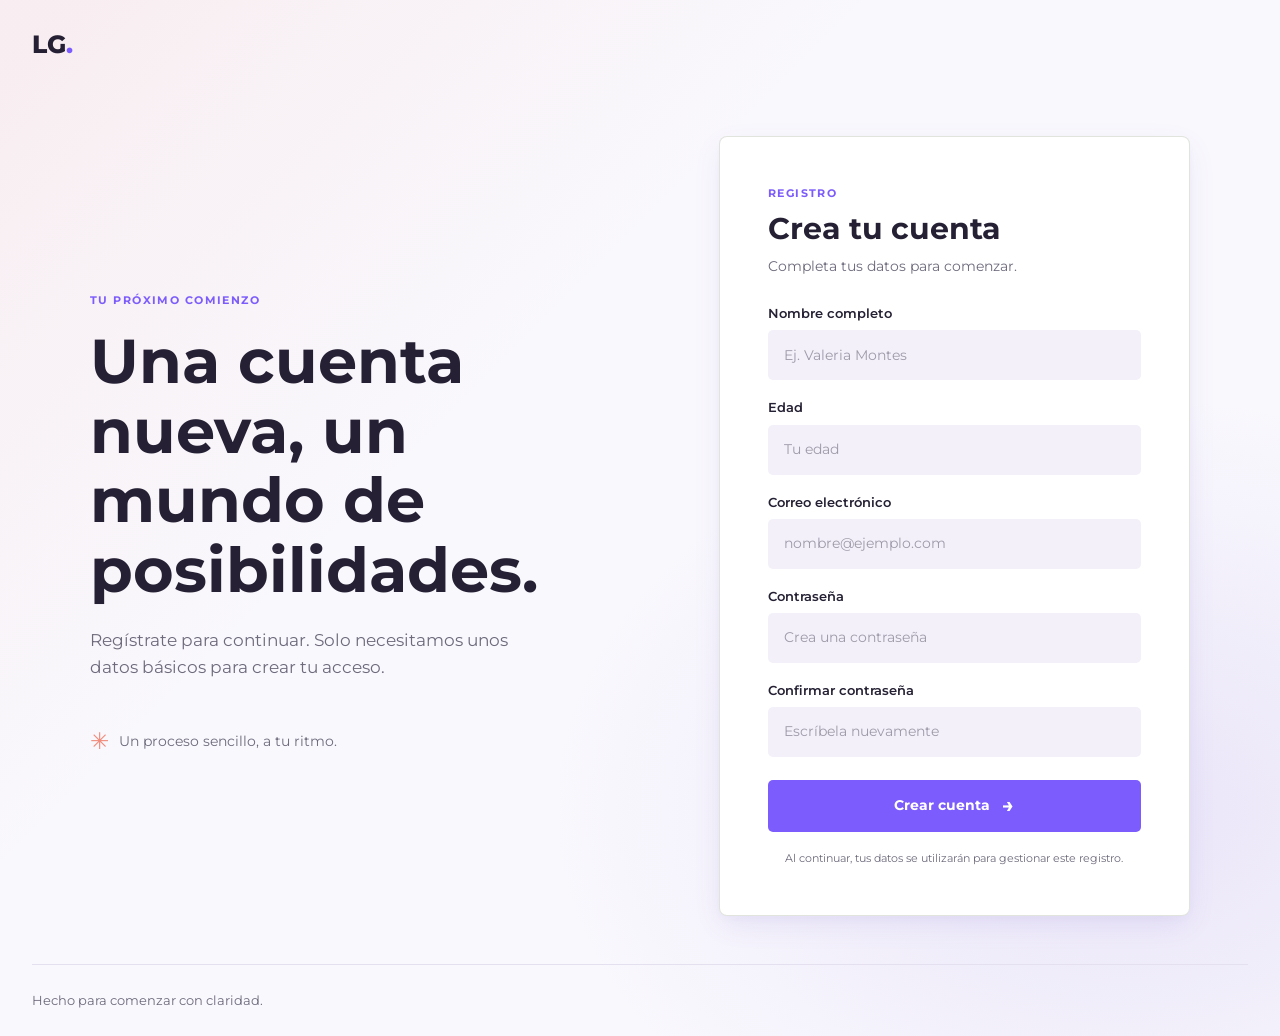
<file: index.html>
<!DOCTYPE html>
<html lang="es">
<head>
    <meta charset="UTF-8">
    <meta name="viewport" content="width=device-width, initial-scale=1.0">
    <meta name="description" content="Crea tu cuenta completando el formulario de registro.">
    <title>Crear cuenta | LG</title>
    <link rel="preconnect" href="https://fonts.googleapis.com">
    <link rel="preconnect" href="https://fonts.gstatic.com" crossorigin>
    <link href="https://fonts.googleapis.com/css2?family=Montserrat:wght@400;500;600;700&display=swap" rel="stylesheet">
    <link rel="stylesheet" href="style.css">
</head>
<body id="pagina-registro">
    <header id="cabecera">
        <a id="marca" href="index.html" aria-label="LG, página de registro">LG<span>.</span></a>
    </header>

    <main id="contenido-principal">
        <section id="introduccion" aria-labelledby="titulo-introduccion">
            <p id="etiqueta-introduccion">TU PRÓXIMO COMIENZO</p>
            <h1 id="titulo-introduccion">Una cuenta nueva, un mundo de posibilidades.</h1>
            <p id="texto-introduccion">Regístrate para continuar. Solo necesitamos unos datos básicos para crear tu acceso.</p>
            <p id="nota-introduccion"><span aria-hidden="true">✳</span> Un proceso sencillo, a tu ritmo.</p>
        </section>

        <section id="seccion-formulario" aria-labelledby="titulo-formulario">
            <div id="encabezado-formulario">
                <p id="sobrelinea-formulario">REGISTRO</p>
                <h2 id="titulo-formulario">Crea tu cuenta</h2>
                <p id="ayuda-formulario">Completa tus datos para comenzar.</p>
            </div>

            <form id="formulario-registro" onsubmit="registrarUsuario(event)">
                <div class="campo-formulario">
                    <label for="name">Nombre completo</label>
                    <input type="text" id="name" name="name" placeholder="Ej. Valeria Montes" autocomplete="name" required>
                </div>
                <div class="campo-formulario">
                    <label for="edad">Edad</label>
                    <input type="number" id="edad" name="edad" placeholder="Tu edad" min="1" max="120" inputmode="numeric" required>
                </div>
                <div class="campo-formulario">
                    <label for="email">Correo electrónico</label>
                    <input type="email" id="email" name="email" placeholder="nombre@ejemplo.com" autocomplete="email" required>
                </div>
                <div class="campo-formulario">
                    <label for="password">Contraseña</label>
                    <input type="password" id="password" name="password" placeholder="Crea una contraseña" autocomplete="new-password" required>
                </div>
                <div class="campo-formulario">
                    <label for="confirm-password">Confirmar contraseña</label>
                    <input type="password" id="confirm-password" name="confirm-password" placeholder="Escríbela nuevamente" autocomplete="new-password" required>
                </div>
                <button id="boton-registro" type="submit" onclick="registrarUsuario(event)">Crear cuenta <span aria-hidden="true">→</span></button>
            </form>
            <p id="privacidad-formulario">Al continuar, tus datos se utilizarán para gestionar este registro.</p>
        </section>
    </main>

    <footer id="pie-pagina">
        <p>Hecho para comenzar con claridad.</p>
    </footer>

    <script src="script.js"></script>
</body>
</file>
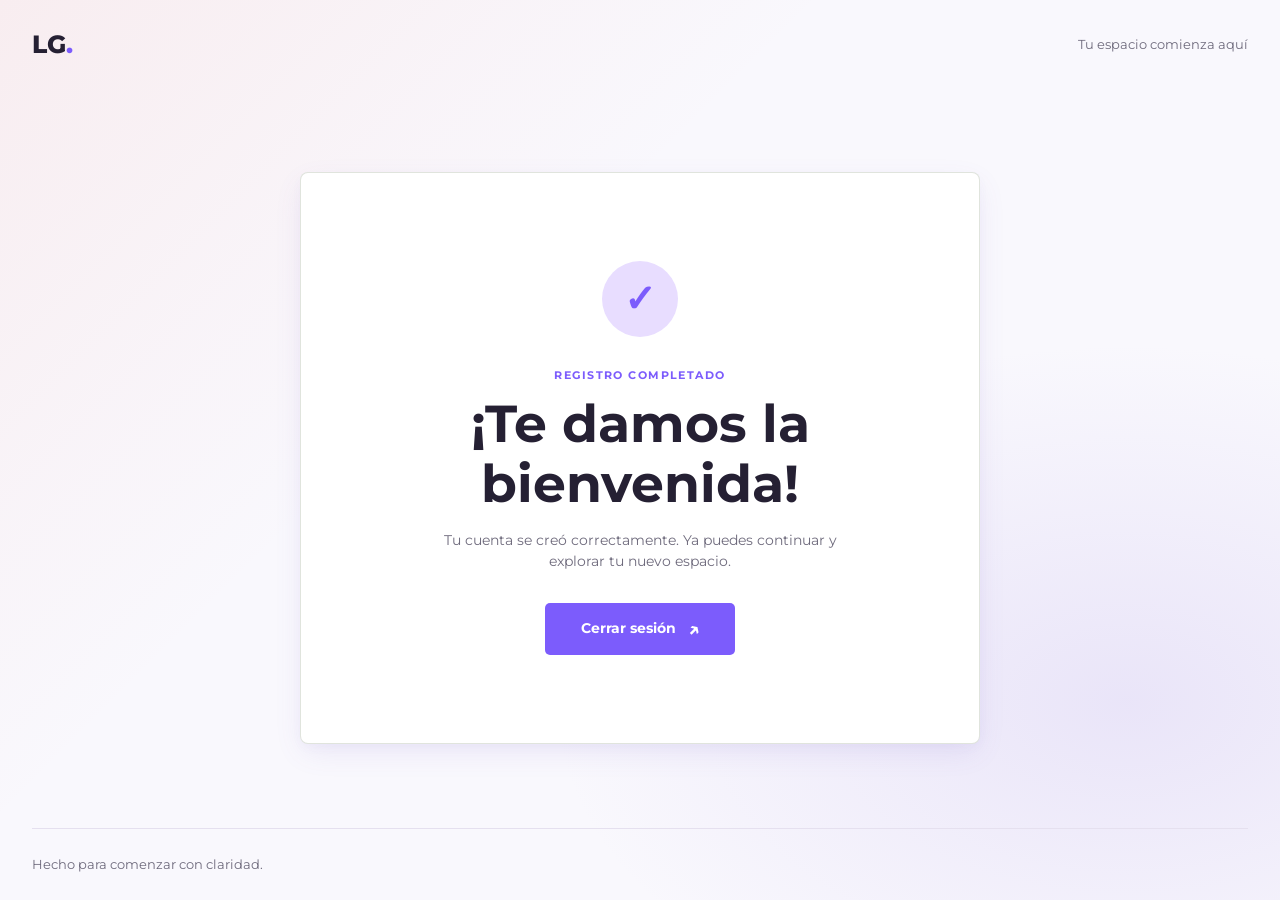
<file: bienvenida.html>
<!DOCTYPE html>
<html lang="es">
<head>
    <meta charset="UTF-8">
    <meta name="viewport" content="width=device-width, initial-scale=1.0">
    <meta name="description" content="Tu registro se completó correctamente.">
    <title>Registro exitoso | LG</title>
    <link rel="preconnect" href="https://fonts.googleapis.com">
    <link rel="preconnect" href="https://fonts.gstatic.com" crossorigin>
    <link href="https://fonts.googleapis.com/css2?family=Montserrat:wght@400;500;600;700&display=swap" rel="stylesheet">
    <link rel="stylesheet" href="style.css">
</head>
<body id="pagina-bienvenida">
    <header id="cabecera">
        <a id="marca" href="index.html" aria-label="LG, página de registro">LG<span>.</span></a>
        <p id="cabecera-mensaje">Tu espacio comienza aquí</p>
    </header>

    <main id="contenido-principal">
        <section id="seccion-bienvenida" aria-labelledby="titulo-bienvenida">
            <div id="emblema-exito" aria-hidden="true"><span>✓</span></div>
            <p id="etiqueta-exito">REGISTRO COMPLETADO</p>
            <h1 id="titulo-bienvenida">¡Te damos la bienvenida!</h1>
            <p id="texto-bienvenida">Tu cuenta se creó correctamente. Ya puedes continuar y explorar tu nuevo espacio.</p>
            <button id="boton-cerrar-sesion" type="button" onclick="logout()">Cerrar sesión <span aria-hidden="true">↗</span></button>
        </section>
    </main>

    <footer id="pie-pagina">
        <p>Hecho para comenzar con claridad.</p>
    </footer>

    <script src="script.js"></script>
</body>
</html>
</file>
<file: style.css>
:root {
    color-scheme: light;
    --fondo: #f9f8fd;
    --superficie: #ffffff;
    --superficie-suave: #f3f0fa;
    --texto: #252033;
    --texto-secundario: #6e6a7c;
    --primario: #7c5cfc;
    --primario-oscuro: #6444dc;
    --acento: #f08c7d;
    --borde: #e5e0ef;
    --sombra: 0 10px 30px -4px rgba(118, 92, 198, 0.12), 0 4px 12px -2px rgba(118, 92, 198, 0.05);
    --fuente-titulos: "Montserrat", sans-serif;
    --fuente-cuerpo: "Montserrat", sans-serif;
}

* {
    box-sizing: border-box;
}

html {
    min-width: 320px;
    background: var(--fondo);
}

body {
    min-height: 100vh;
    margin: 0;
    color: var(--texto);
    background-color: var(--fondo);
    background-image: linear-gradient(135deg, rgba(240, 140, 125, 0.10), transparent 38%),
        radial-gradient(ellipse at 88% 78%, rgba(184, 167, 234, 0.24), transparent 36%);
    font-family: var(--fuente-cuerpo);
    font-size: 14px;
    line-height: 1.55;
}

#cabecera,
#pie-pagina {
    display: flex;
    align-items: center;
    justify-content: space-between;
    width: min(100% - 64px, 1240px);
    margin-inline: auto;
}

#cabecera {
    min-height: 88px;
}

#marca {
    color: var(--texto);
    font-family: var(--fuente-titulos);
    font-size: 25px;
    font-weight: 800;
    text-decoration: none;
}

#marca span {
    color: var(--primario);
}

#cabecera-mensaje,
#pie-pagina p {
    margin: 0;
    color: var(--texto-secundario);
    font-size: 13px;
}

#contenido-principal {
    display: grid;
    grid-template-columns: minmax(0, 0.95fr) minmax(390px, 0.85fr);
    align-items: center;
    gap: clamp(48px, 8vw, 120px);
    width: min(100% - 64px, 1100px);
    min-height: calc(100vh - 160px);
    margin: 0 auto;
    padding-block: 48px;
}

#introduccion {
    max-width: 510px;
    padding-block: 32px;
    animation: aparecer 650ms ease-out both;
}

#etiqueta-introduccion,
#sobrelinea-formulario,
#etiqueta-exito {
    margin: 0 0 18px;
    color: var(--primario);
    font-size: 11px;
    font-weight: 700;
    letter-spacing: 0.13em;
}

#titulo-introduccion,
#titulo-formulario,
#titulo-bienvenida {
    margin: 0;
    font-family: var(--fuente-titulos);
    font-weight: 700;
    letter-spacing: 0;
}

#titulo-introduccion {
    max-width: 520px;
    font-size: clamp(38px, 5vw, 62px);
    line-height: 1.12;
}

#texto-introduccion {
    max-width: 420px;
    margin: 22px 0 0;
    color: var(--texto-secundario);
    font-size: 17px;
}

#nota-introduccion {
    display: flex;
    align-items: center;
    gap: 10px;
    margin: 44px 0 0;
    color: var(--texto-secundario);
    font-size: 14px;
}

#nota-introduccion span {
    color: var(--acento);
    font-size: 23px;
}

#seccion-formulario,
#seccion-bienvenida {
    background: var(--superficie);
    border: 1px solid rgba(217, 222, 213, 0.8);
    border-radius: 8px;
    box-shadow: var(--sombra);
}

#seccion-formulario {
    padding: clamp(28px, 4vw, 48px);
    animation: aparecer 650ms 100ms ease-out both;
}

#sobrelinea-formulario {
    margin-bottom: 8px;
}

#titulo-formulario {
    font-size: 30px;
    line-height: 1.25;
}

#ayuda-formulario {
    margin: 8px 0 26px;
    color: var(--texto-secundario);
    font-size: 14px;
}

#formulario-registro {
    display: grid;
    gap: 17px;
}

.campo-formulario {
    display: grid;
    gap: 7px;
}

.campo-formulario label {
    color: var(--texto);
    font-size: 13px;
    font-weight: 600;
}

.campo-formulario input {
    width: 100%;
    min-height: 50px;
    padding: 0 15px;
    border: 1px solid transparent;
    border-radius: 5px;
    outline: none;
    background: var(--superficie-suave);
    color: var(--texto);
    font: inherit;
    font-size: 14px;
    transition: border-color 160ms ease, background-color 160ms ease, box-shadow 160ms ease;
}

.campo-formulario input::placeholder {
    color: #9f9aa8;
}

.campo-formulario input:focus {
    border-color: var(--primario);
    background: var(--superficie);
    box-shadow: 0 0 0 3px rgba(124, 92, 252, 0.18), 0 8px 20px -4px rgba(118, 92, 198, 0.08);
}

#boton-registro,
#boton-cerrar-sesion {
    display: flex;
    align-items: center;
    justify-content: center;
    gap: 12px;
    min-height: 52px;
    border: 0;
    border-radius: 5px;
    background: var(--primario);
    color: #fff;
    font: inherit;
    font-weight: 700;
    cursor: pointer;
    transition: background-color 160ms ease, transform 160ms ease;
}

#boton-registro {
    margin-top: 6px;
}

#boton-registro:hover,
#boton-cerrar-sesion:hover {
    background: var(--primario-oscuro);
}

#boton-registro:active,
#boton-cerrar-sesion:active {
    transform: translateY(1px);
}

#boton-registro span,
#boton-cerrar-sesion span {
    font-size: 20px;
}

#privacidad-formulario {
    margin: 18px 0 0;
    color: var(--texto-secundario);
    font-size: 11px;
    text-align: center;
}

#pagina-bienvenida #contenido-principal {
    display: flex;
    justify-content: center;
}

#seccion-bienvenida {
    display: flex;
    flex-direction: column;
    align-items: center;
    width: min(100%, 680px);
    padding: clamp(40px, 8vw, 88px) clamp(28px, 7vw, 76px);
    text-align: center;
    animation: aparecer 650ms ease-out both;
}

#emblema-exito {
    display: grid;
    width: 76px;
    aspect-ratio: 1;
    place-items: center;
    margin-bottom: 30px;
    border-radius: 50%;
    background: #e8ddff;
    color: var(--primario);
    font-family: var(--fuente-titulos);
    font-size: 38px;
    font-weight: 700;
}

#etiqueta-exito {
    margin-bottom: 10px;
}

#titulo-bienvenida {
    font-size: clamp(34px, 5vw, 52px);
    line-height: 1.15;
}

#texto-bienvenida {
    max-width: 440px;
    margin: 16px 0 30px;
    color: var(--texto-secundario);
}

#boton-cerrar-sesion {
    min-width: 190px;
    padding-inline: 24px;
}

#pie-pagina {
    min-height: 72px;
    border-top: 1px solid var(--borde);
}

@keyframes aparecer {
    from {
        opacity: 0;
        transform: translateY(12px);
    }
    to {
        opacity: 1;
        transform: translateY(0);
    }
}

@media (max-width: 760px) {
    #cabecera,
    #pie-pagina {
        width: calc(100% - 40px);
    }

    #cabecera {
        min-height: 72px;
    }

    #cabecera-mensaje {
        font-size: 12px;
    }

    #contenido-principal {
        grid-template-columns: 1fr;
        gap: 24px;
        width: calc(100% - 40px);
        min-height: auto;
        padding-block: 26px 44px;
    }

    #introduccion {
        padding-block: 12px;
    }

    #titulo-introduccion {
        max-width: 600px;
        font-size: clamp(36px, 9vw, 48px);
    }

    #texto-introduccion {
        margin-top: 14px;
        font-size: 15px;
    }

    #nota-introduccion {
        margin-top: 18px;
    }

    #pie-pagina {
        flex-wrap: wrap;
        gap: 6px 20px;
        padding-block: 18px;
    }
}

@media (max-width: 420px) {
    #seccion-formulario {
        padding: 24px 20px;
    }

    #titulo-formulario {
        font-size: 26px;
    }

    #cabecera-mensaje {
        max-width: 130px;
        text-align: right;
    }
}

@media (prefers-reduced-motion: reduce) {
    *,
    *::before,
    *::after {
        scroll-behavior: auto !important;
        animation-duration: 0.01ms !important;
        animation-iteration-count: 1 !important;
        transition-duration: 0.01ms !important;
    }
}
</file>
